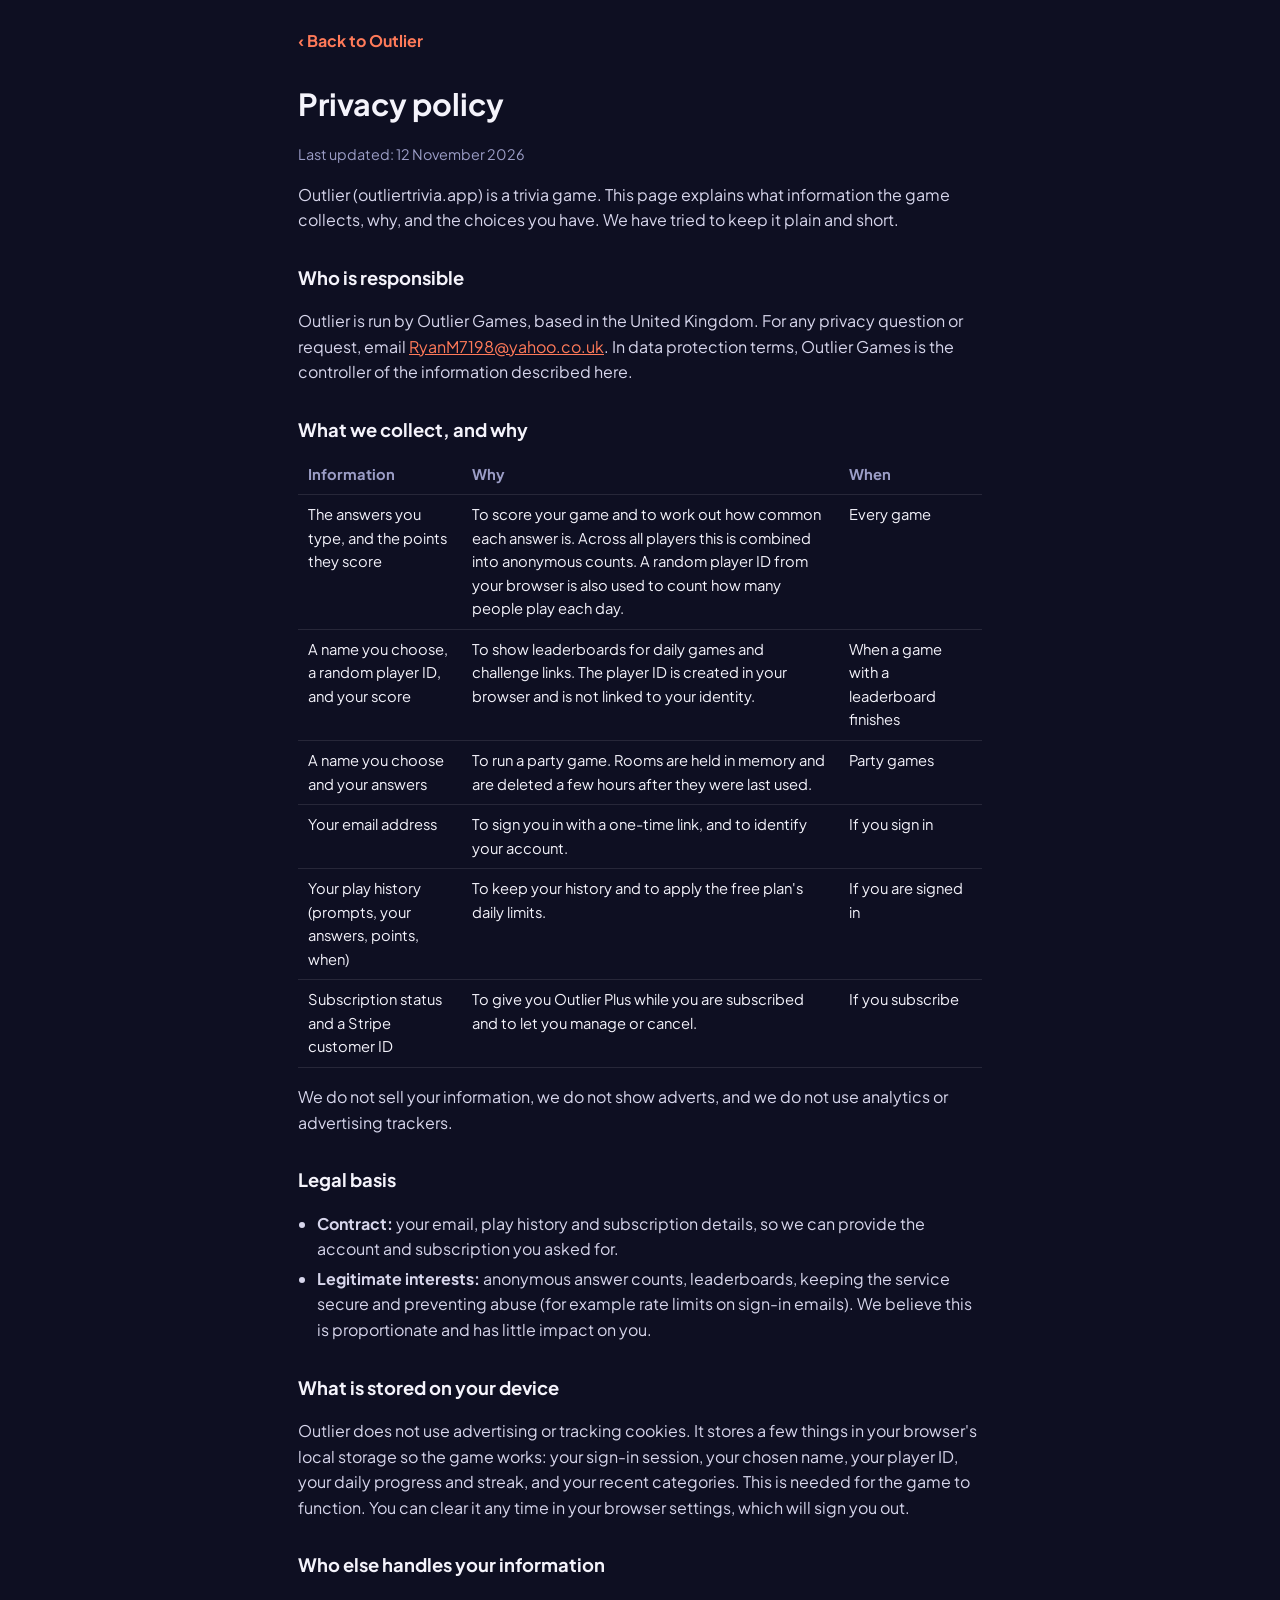
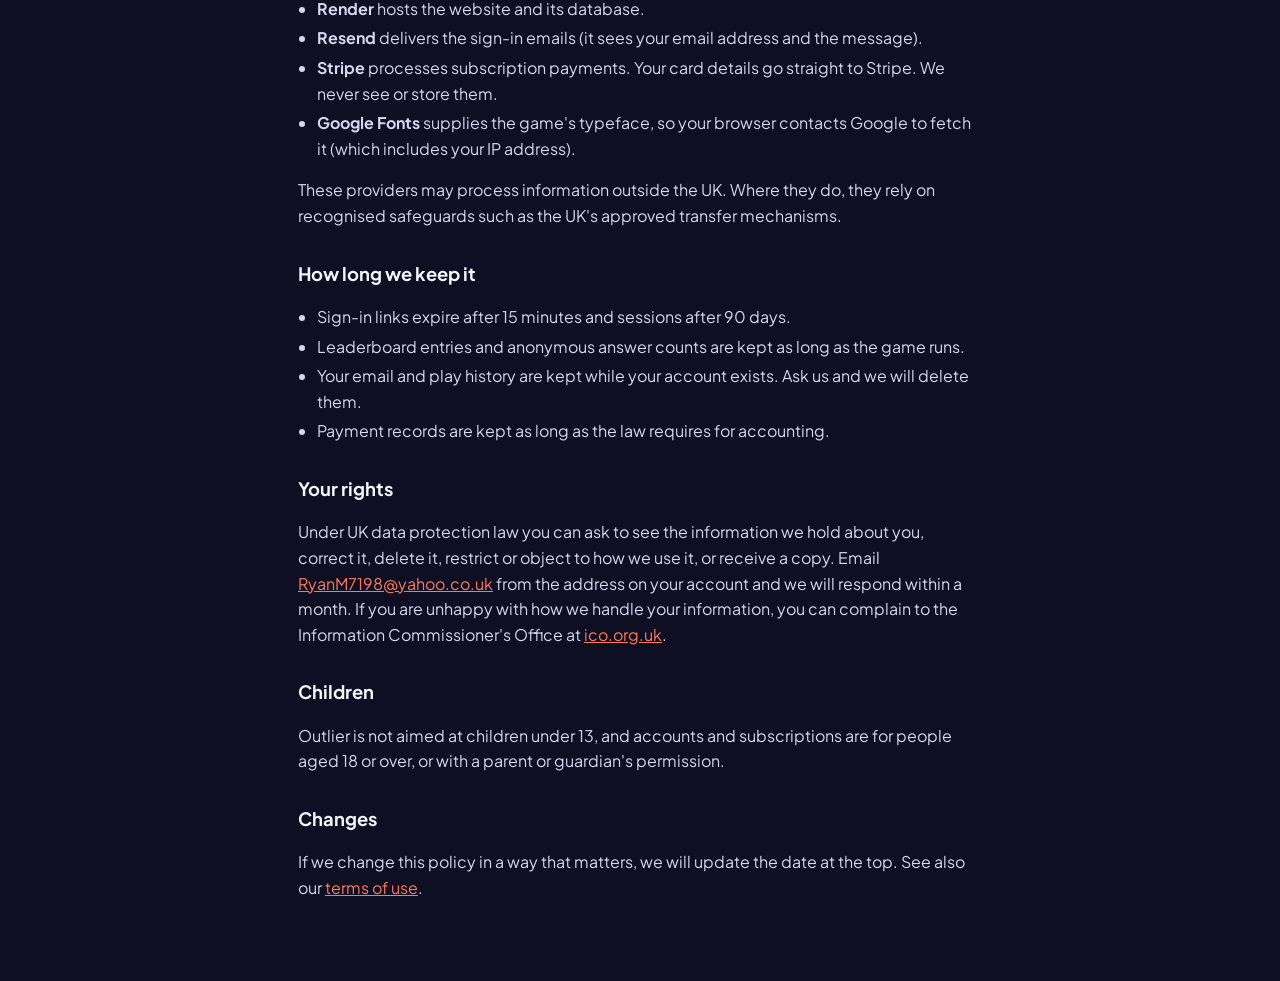
<file: public/privacy.html>
<!doctype html>
<html lang="en">
<head>
  <meta charset="utf-8">
  <meta name="viewport" content="width=device-width, initial-scale=1">
  <meta name="theme-color" content="#14152b">
  <title>Privacy policy · Outlier</title>
  <link rel="icon" href="icon.svg" type="image/svg+xml">
  <link rel="stylesheet" href="https://fonts.googleapis.com/css2?family=Plus+Jakarta+Sans:wght@400;600;700;800&display=swap">
  <style>
    :root { --bg: #0e0f22; --card: #181a35; --text: #f4f3fb; --muted: #9b9dc6; --you: #ff7a59; --line: rgba(255,255,255,.1); }
    * { box-sizing: border-box; }
    body { margin: 0; background: var(--bg); color: var(--text); font: 16px/1.6 "Plus Jakarta Sans", system-ui, -apple-system, "Segoe UI", sans-serif; }
    main { max-width: 720px; margin: 0 auto; padding: 28px 18px 64px; }
    a { color: var(--you); }
    h1 { font-size: 1.9rem; margin: 18px 0 4px; }
    h2 { font-size: 1.15rem; margin: 30px 0 6px; }
    p, li { color: #d7d6ec; }
    .muted { color: var(--muted); font-size: .9rem; }
    ul { padding-left: 1.2rem; }
    li { margin: 4px 0; }
    table { width: 100%; border-collapse: collapse; margin: 10px 0; font-size: .92rem; }
    th, td { text-align: left; padding: 8px 10px; border-bottom: 1px solid var(--line); vertical-align: top; }
    th { color: var(--muted); font-weight: 700; }
    .back { display: inline-block; margin-bottom: 8px; text-decoration: none; font-weight: 700; }
  </style>
</head>
<body>
<main>
  <a class="back" href="/">&lsaquo; Back to Outlier</a>
  <h1>Privacy policy</h1>
  <p class="muted">Last updated: 12 November 2026</p>

  <p>Outlier (outliertrivia.app) is a trivia game. This page explains what information the game collects, why, and the choices you have. We have tried to keep it plain and short.</p>

  <h2>Who is responsible</h2>
  <p>Outlier is run by Outlier Games, based in the United Kingdom. For any privacy question or request, email <a href="mailto:RyanM7198@yahoo.co.uk">RyanM7198@yahoo.co.uk</a>. In data protection terms, Outlier Games is the controller of the information described here.</p>

  <h2>What we collect, and why</h2>
  <table>
    <tr><th>Information</th><th>Why</th><th>When</th></tr>
    <tr><td>The answers you type, and the points they score</td><td>To score your game and to work out how common each answer is. Across all players this is combined into anonymous counts. A random player ID from your browser is also used to count how many people play each day.</td><td>Every game</td></tr>
    <tr><td>A name you choose, a random player ID, and your score</td><td>To show leaderboards for daily games and challenge links. The player ID is created in your browser and is not linked to your identity.</td><td>When a game with a leaderboard finishes</td></tr>
    <tr><td>A name you choose and your answers</td><td>To run a party game. Rooms are held in memory and are deleted a few hours after they were last used.</td><td>Party games</td></tr>
    <tr><td>Your email address</td><td>To sign you in with a one-time link, and to identify your account.</td><td>If you sign in</td></tr>
    <tr><td>Your play history (prompts, your answers, points, when)</td><td>To keep your history and to apply the free plan's daily limits.</td><td>If you are signed in</td></tr>
    <tr><td>Subscription status and a Stripe customer ID</td><td>To give you Outlier Plus while you are subscribed and to let you manage or cancel.</td><td>If you subscribe</td></tr>
  </table>
  <p>We do not sell your information, we do not show adverts, and we do not use analytics or advertising trackers.</p>

  <h2>Legal basis</h2>
  <ul>
    <li><b>Contract:</b> your email, play history and subscription details, so we can provide the account and subscription you asked for.</li>
    <li><b>Legitimate interests:</b> anonymous answer counts, leaderboards, keeping the service secure and preventing abuse (for example rate limits on sign-in emails). We believe this is proportionate and has little impact on you.</li>
  </ul>

  <h2>What is stored on your device</h2>
  <p>Outlier does not use advertising or tracking cookies. It stores a few things in your browser's local storage so the game works: your sign-in session, your chosen name, your player ID, your daily progress and streak, and your recent categories. This is needed for the game to function. You can clear it any time in your browser settings, which will sign you out.</p>

  <h2>Who else handles your information</h2>
  <ul>
    <li><b>Render</b> hosts the website and its database.</li>
    <li><b>Resend</b> delivers the sign-in emails (it sees your email address and the message).</li>
    <li><b>Stripe</b> processes subscription payments. Your card details go straight to Stripe. We never see or store them.</li>
    <li><b>Google Fonts</b> supplies the game's typeface, so your browser contacts Google to fetch it (which includes your IP address).</li>
  </ul>
  <p>These providers may process information outside the UK. Where they do, they rely on recognised safeguards such as the UK's approved transfer mechanisms.</p>

  <h2>How long we keep it</h2>
  <ul>
    <li>Sign-in links expire after 15 minutes and sessions after 90 days.</li>
    <li>Leaderboard entries and anonymous answer counts are kept as long as the game runs.</li>
    <li>Your email and play history are kept while your account exists. Ask us and we will delete them.</li>
    <li>Payment records are kept as long as the law requires for accounting.</li>
  </ul>

  <h2>Your rights</h2>
  <p>Under UK data protection law you can ask to see the information we hold about you, correct it, delete it, restrict or object to how we use it, or receive a copy. Email <a href="mailto:RyanM7198@yahoo.co.uk">RyanM7198@yahoo.co.uk</a> from the address on your account and we will respond within a month. If you are unhappy with how we handle your information, you can complain to the Information Commissioner's Office at <a href="https://ico.org.uk">ico.org.uk</a>.</p>

  <h2>Children</h2>
  <p>Outlier is not aimed at children under 13, and accounts and subscriptions are for people aged 18 or over, or with a parent or guardian's permission.</p>

  <h2>Changes</h2>
  <p>If we change this policy in a way that matters, we will update the date at the top. See also our <a href="terms.html">terms of use</a>.</p>
</main>
</body>
</html>
</file>
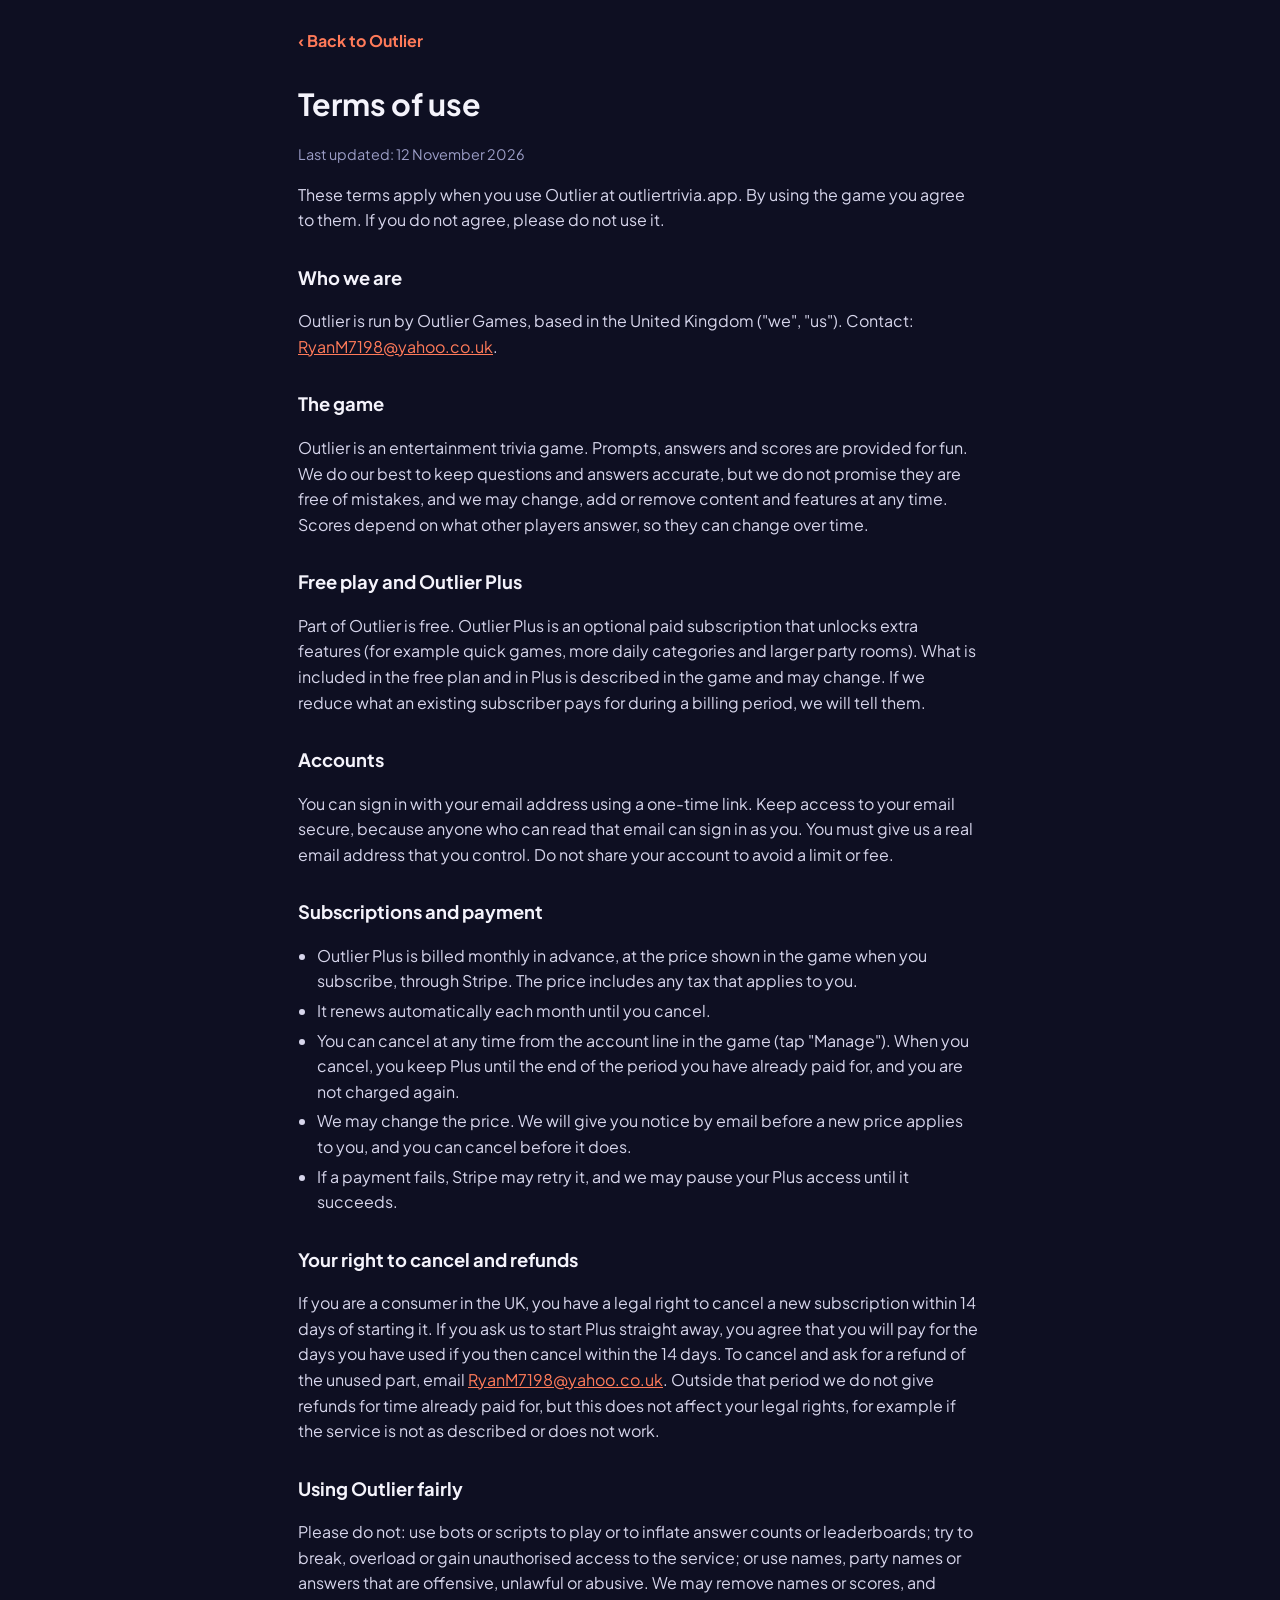
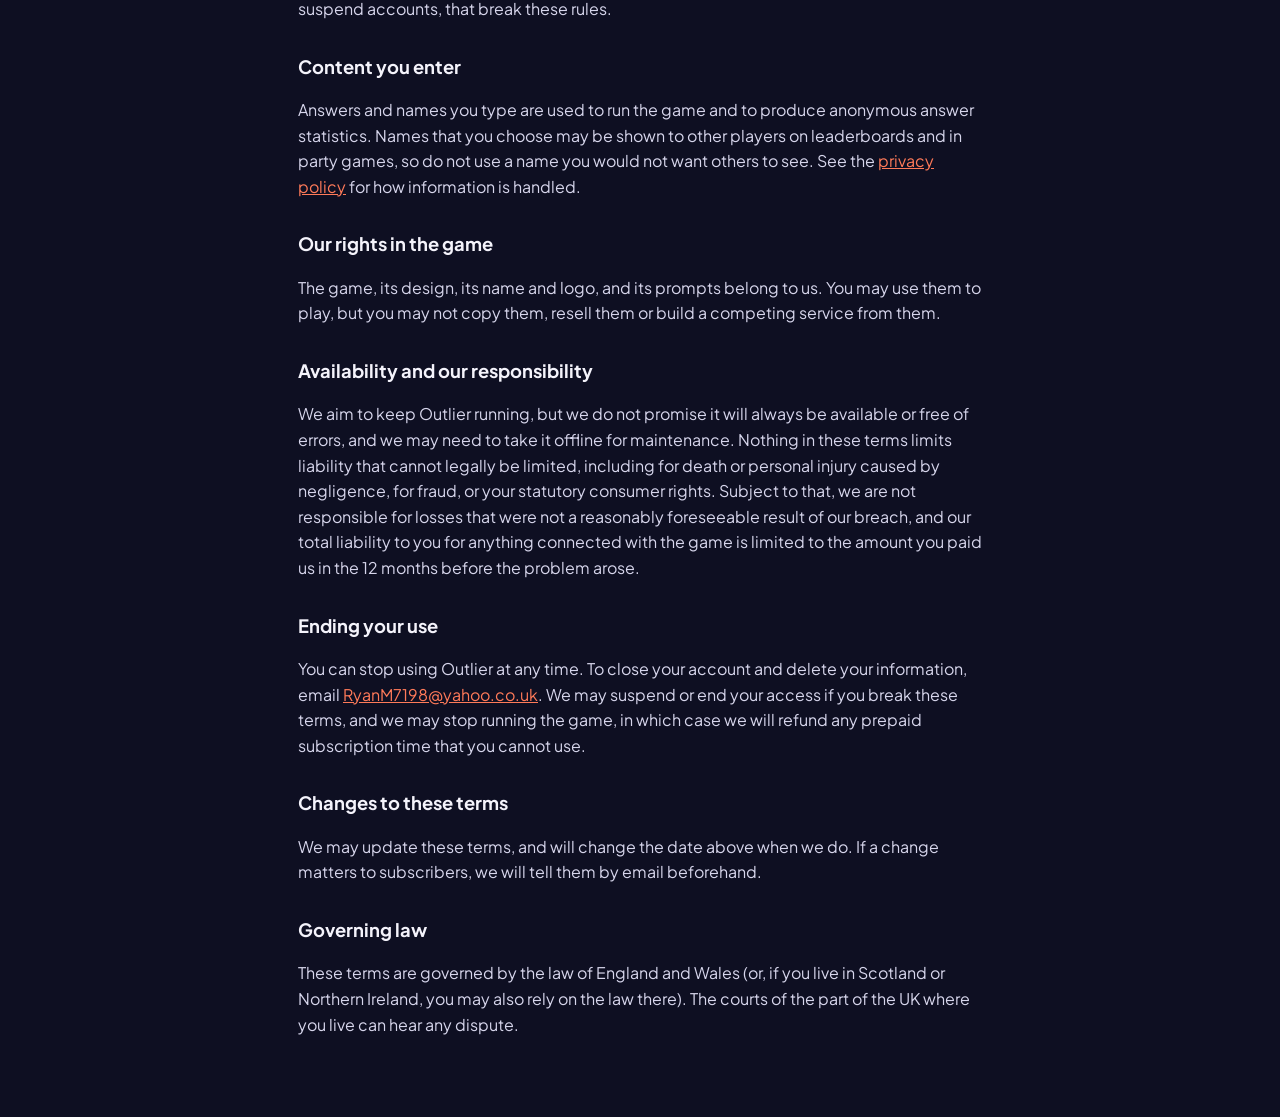
<file: public/terms.html>
<!doctype html>
<html lang="en">
<head>
  <meta charset="utf-8">
  <meta name="viewport" content="width=device-width, initial-scale=1">
  <meta name="theme-color" content="#14152b">
  <title>Terms of use · Outlier</title>
  <link rel="icon" href="icon.svg" type="image/svg+xml">
  <link rel="stylesheet" href="https://fonts.googleapis.com/css2?family=Plus+Jakarta+Sans:wght@400;600;700;800&display=swap">
  <style>
    :root { --bg: #0e0f22; --card: #181a35; --text: #f4f3fb; --muted: #9b9dc6; --you: #ff7a59; --line: rgba(255,255,255,.1); }
    * { box-sizing: border-box; }
    body { margin: 0; background: var(--bg); color: var(--text); font: 16px/1.6 "Plus Jakarta Sans", system-ui, -apple-system, "Segoe UI", sans-serif; }
    main { max-width: 720px; margin: 0 auto; padding: 28px 18px 64px; }
    a { color: var(--you); }
    h1 { font-size: 1.9rem; margin: 18px 0 4px; }
    h2 { font-size: 1.15rem; margin: 30px 0 6px; }
    p, li { color: #d7d6ec; }
    .muted { color: var(--muted); font-size: .9rem; }
    ul { padding-left: 1.2rem; }
    li { margin: 4px 0; }
    .back { display: inline-block; margin-bottom: 8px; text-decoration: none; font-weight: 700; }
  </style>
</head>
<body>
<main>
  <a class="back" href="/">&lsaquo; Back to Outlier</a>
  <h1>Terms of use</h1>
  <p class="muted">Last updated: 12 November 2026</p>

  <p>These terms apply when you use Outlier at outliertrivia.app. By using the game you agree to them. If you do not agree, please do not use it.</p>

  <h2>Who we are</h2>
  <p>Outlier is run by Outlier Games, based in the United Kingdom ("we", "us"). Contact: <a href="mailto:RyanM7198@yahoo.co.uk">RyanM7198@yahoo.co.uk</a>.</p>

  <h2>The game</h2>
  <p>Outlier is an entertainment trivia game. Prompts, answers and scores are provided for fun. We do our best to keep questions and answers accurate, but we do not promise they are free of mistakes, and we may change, add or remove content and features at any time. Scores depend on what other players answer, so they can change over time.</p>

  <h2>Free play and Outlier Plus</h2>
  <p>Part of Outlier is free. Outlier Plus is an optional paid subscription that unlocks extra features (for example quick games, more daily categories and larger party rooms). What is included in the free plan and in Plus is described in the game and may change. If we reduce what an existing subscriber pays for during a billing period, we will tell them.</p>

  <h2>Accounts</h2>
  <p>You can sign in with your email address using a one-time link. Keep access to your email secure, because anyone who can read that email can sign in as you. You must give us a real email address that you control. Do not share your account to avoid a limit or fee.</p>

  <h2>Subscriptions and payment</h2>
  <ul>
    <li>Outlier Plus is billed monthly in advance, at the price shown in the game when you subscribe, through Stripe. The price includes any tax that applies to you.</li>
    <li>It renews automatically each month until you cancel.</li>
    <li>You can cancel at any time from the account line in the game (tap "Manage"). When you cancel, you keep Plus until the end of the period you have already paid for, and you are not charged again.</li>
    <li>We may change the price. We will give you notice by email before a new price applies to you, and you can cancel before it does.</li>
    <li>If a payment fails, Stripe may retry it, and we may pause your Plus access until it succeeds.</li>
  </ul>

  <h2>Your right to cancel and refunds</h2>
  <p>If you are a consumer in the UK, you have a legal right to cancel a new subscription within 14 days of starting it. If you ask us to start Plus straight away, you agree that you will pay for the days you have used if you then cancel within the 14 days. To cancel and ask for a refund of the unused part, email <a href="mailto:RyanM7198@yahoo.co.uk">RyanM7198@yahoo.co.uk</a>. Outside that period we do not give refunds for time already paid for, but this does not affect your legal rights, for example if the service is not as described or does not work.</p>

  <h2>Using Outlier fairly</h2>
  <p>Please do not: use bots or scripts to play or to inflate answer counts or leaderboards; try to break, overload or gain unauthorised access to the service; or use names, party names or answers that are offensive, unlawful or abusive. We may remove names or scores, and suspend accounts, that break these rules.</p>

  <h2>Content you enter</h2>
  <p>Answers and names you type are used to run the game and to produce anonymous answer statistics. Names that you choose may be shown to other players on leaderboards and in party games, so do not use a name you would not want others to see. See the <a href="privacy.html">privacy policy</a> for how information is handled.</p>

  <h2>Our rights in the game</h2>
  <p>The game, its design, its name and logo, and its prompts belong to us. You may use them to play, but you may not copy them, resell them or build a competing service from them.</p>

  <h2>Availability and our responsibility</h2>
  <p>We aim to keep Outlier running, but we do not promise it will always be available or free of errors, and we may need to take it offline for maintenance. Nothing in these terms limits liability that cannot legally be limited, including for death or personal injury caused by negligence, for fraud, or your statutory consumer rights. Subject to that, we are not responsible for losses that were not a reasonably foreseeable result of our breach, and our total liability to you for anything connected with the game is limited to the amount you paid us in the 12 months before the problem arose.</p>

  <h2>Ending your use</h2>
  <p>You can stop using Outlier at any time. To close your account and delete your information, email <a href="mailto:RyanM7198@yahoo.co.uk">RyanM7198@yahoo.co.uk</a>. We may suspend or end your access if you break these terms, and we may stop running the game, in which case we will refund any prepaid subscription time that you cannot use.</p>

  <h2>Changes to these terms</h2>
  <p>We may update these terms, and will change the date above when we do. If a change matters to subscribers, we will tell them by email beforehand.</p>

  <h2>Governing law</h2>
  <p>These terms are governed by the law of England and Wales (or, if you live in Scotland or Northern Ireland, you may also rely on the law there). The courts of the part of the UK where you live can hear any dispute.</p>
</main>
</body>
</html>
</file>
